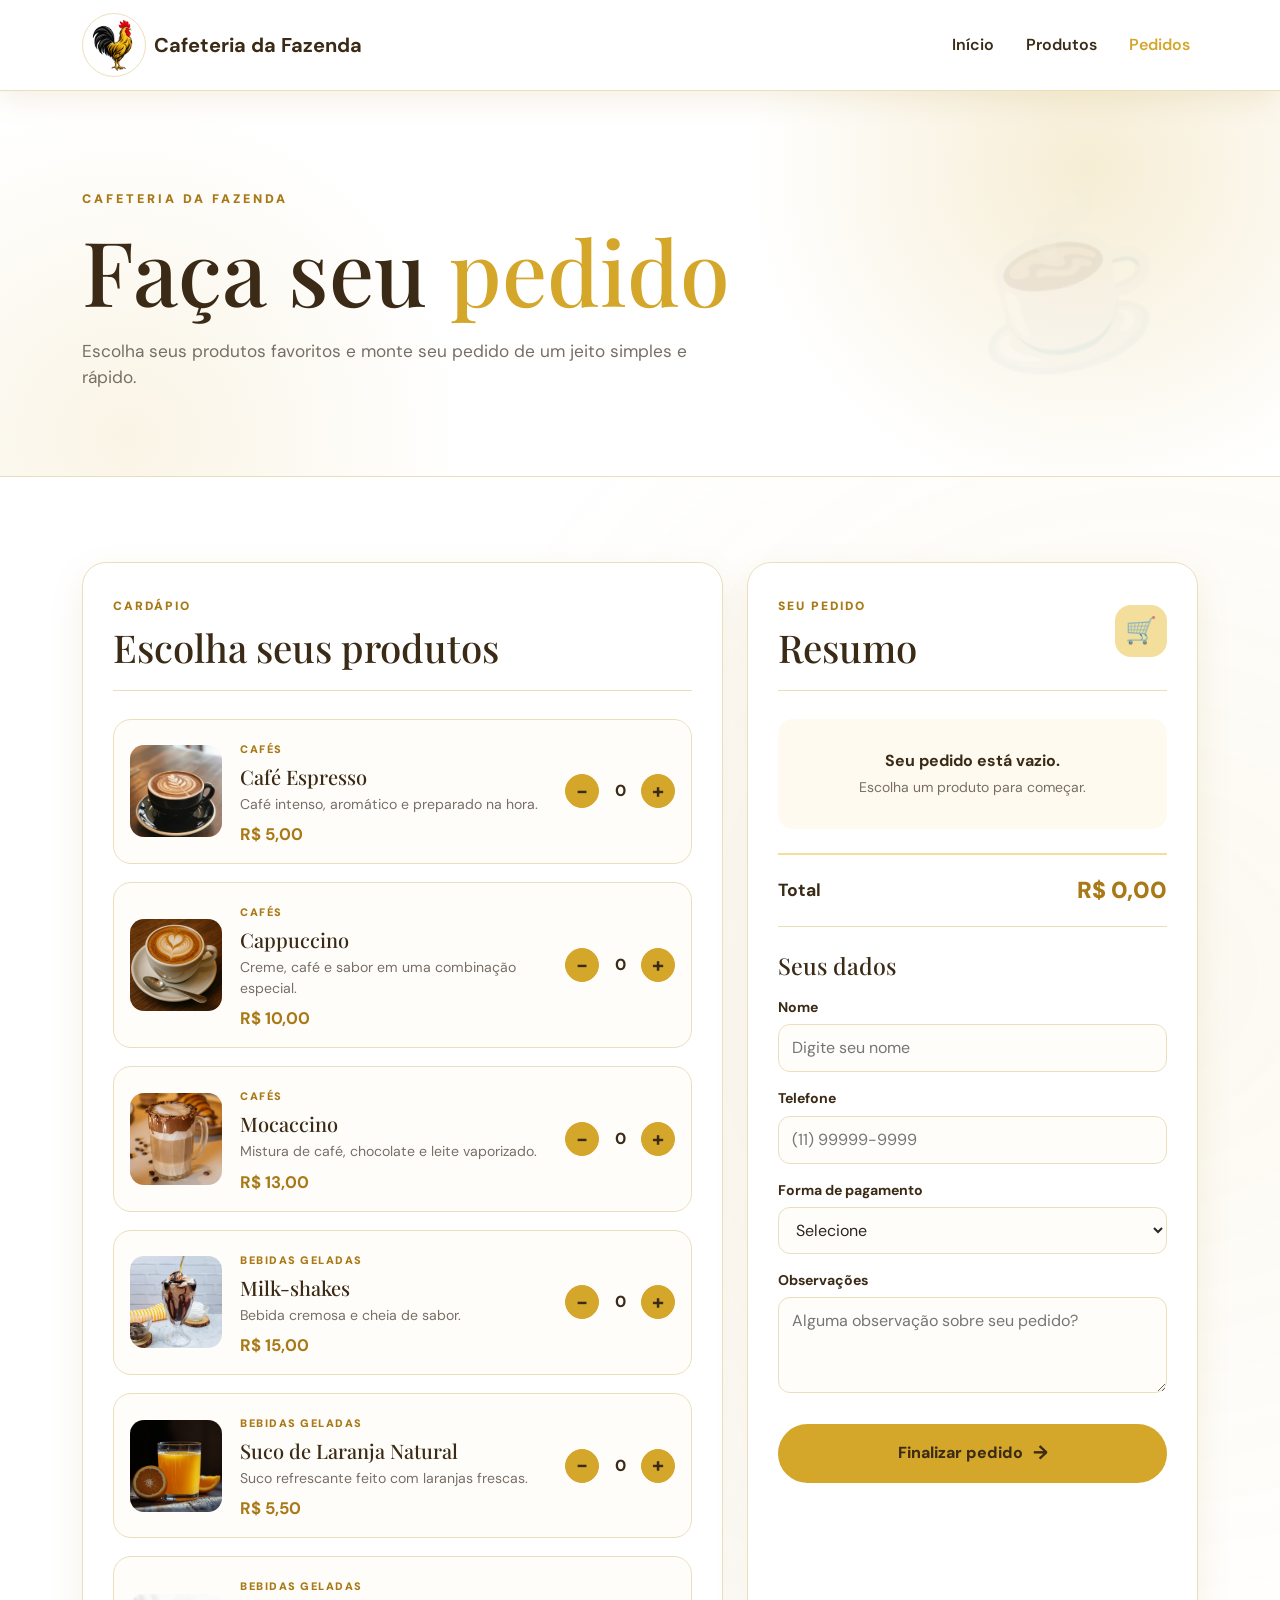
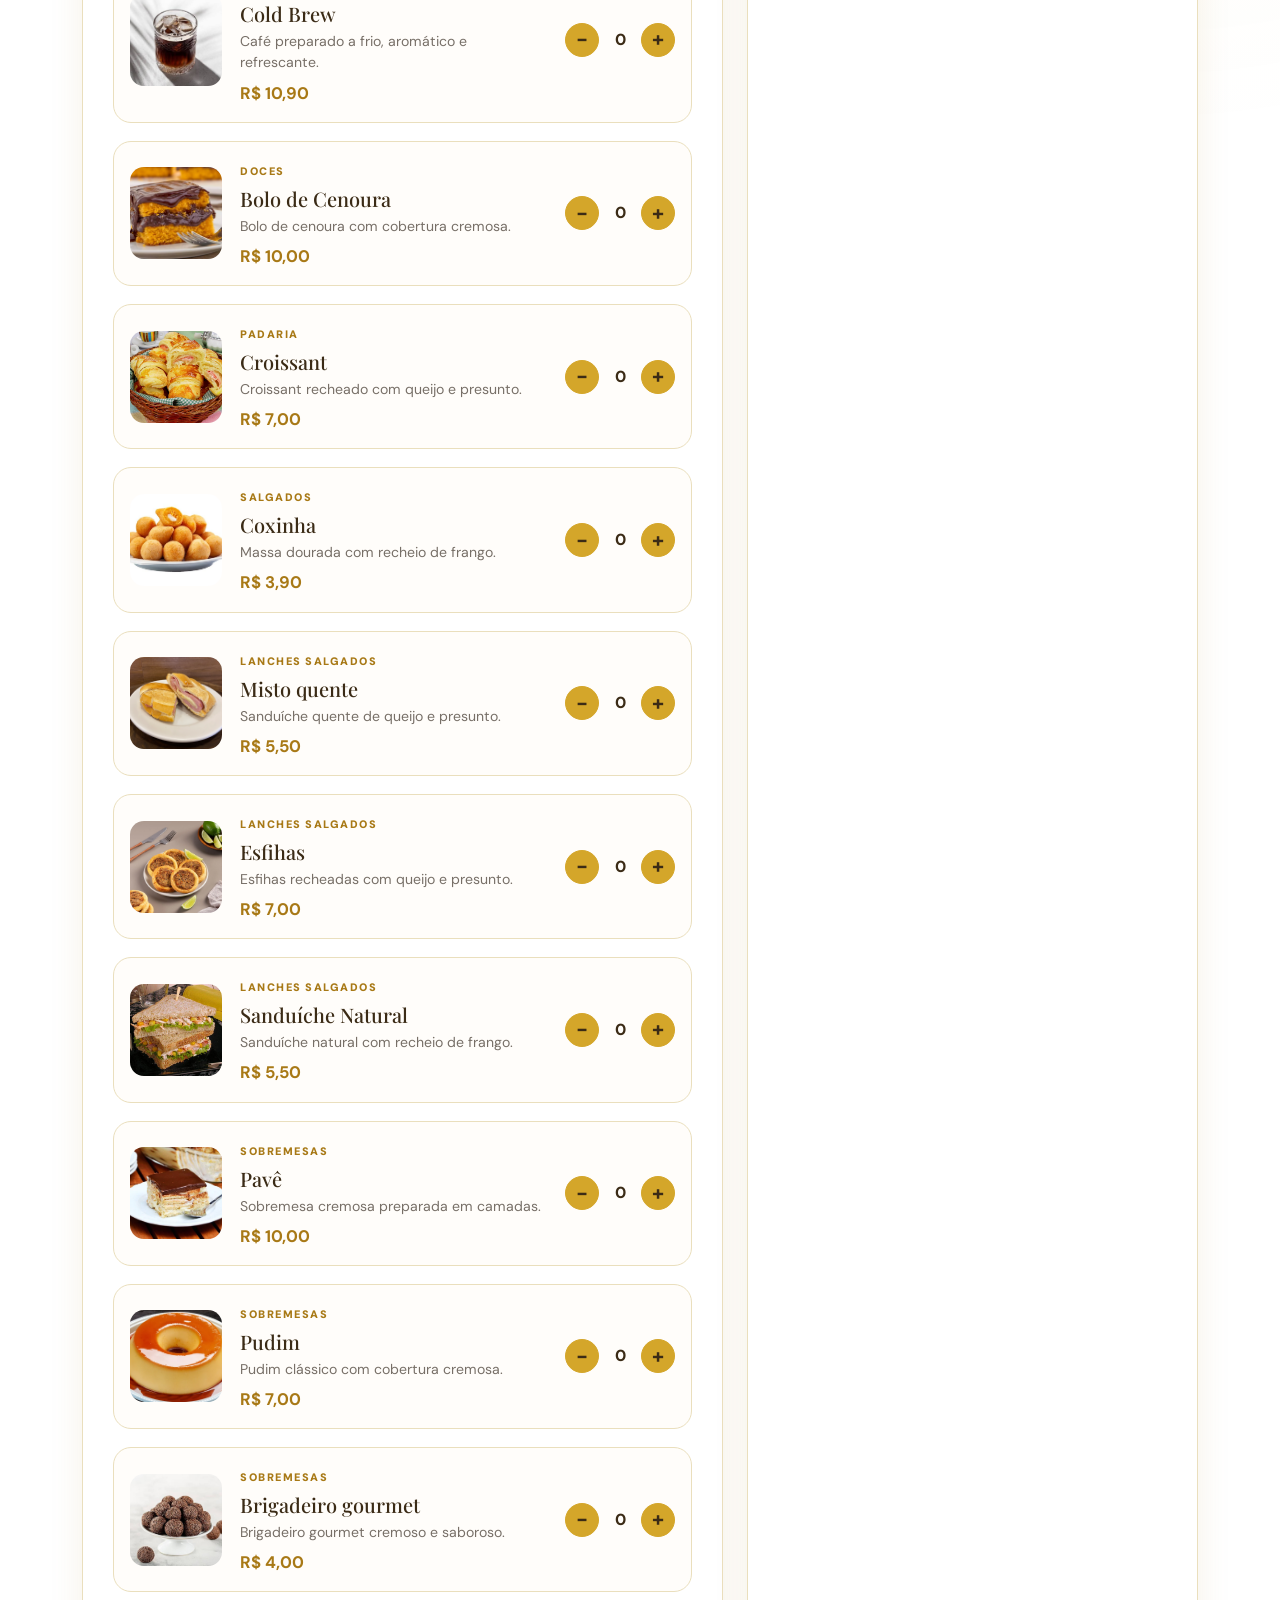
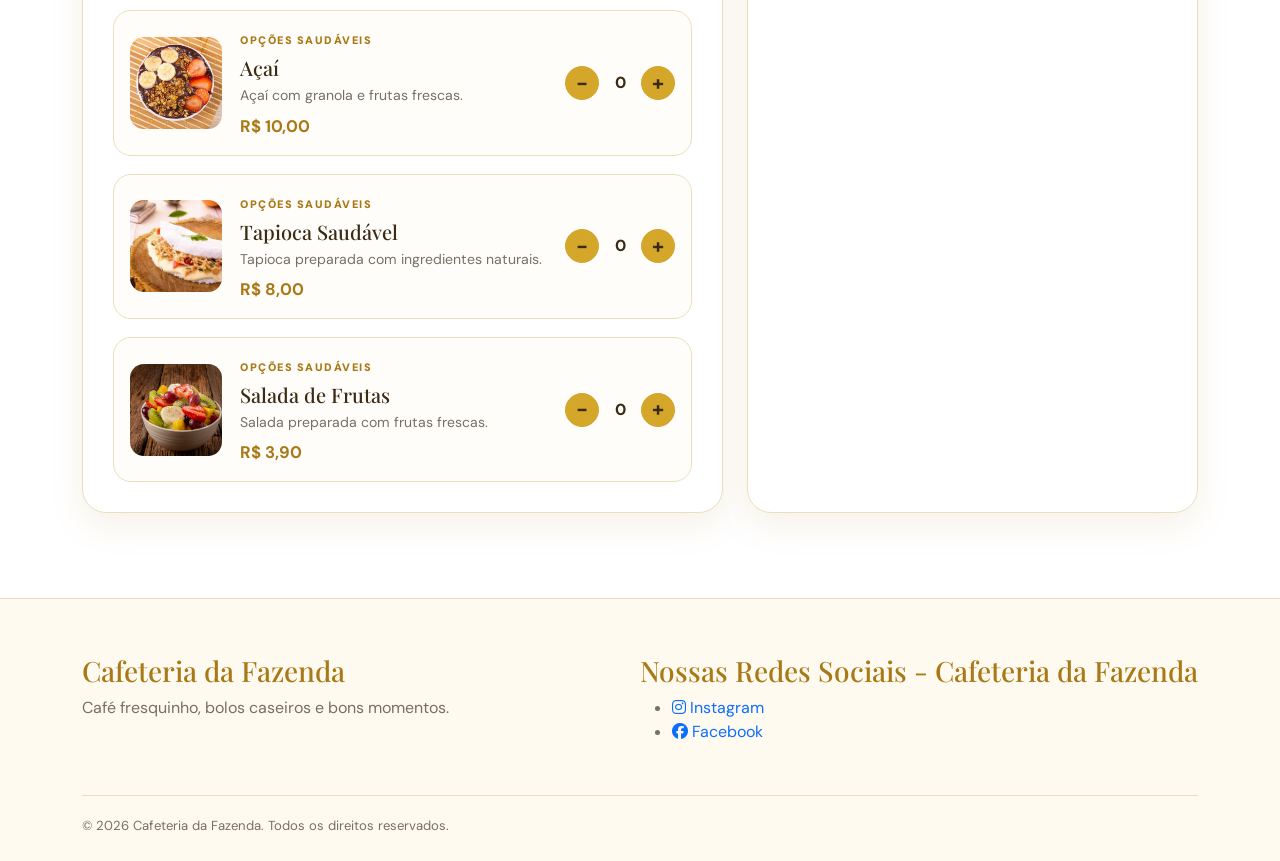
<file: src/main/resources/templates/pedidos.html>
<!DOCTYPE html>
<html lang="pt-BR">

<head>
    <meta charset="UTF-8">
    <meta name="viewport" content="width=device-width, initial-scale=1.0">

    <title>Pedidos | Cafeteria da Fazenda</title>
    <meta name="description" content="Faça seu pedido na Cafeteria da Fazenda.">

    <link href="https://cdn.jsdelivr.net/npm/bootstrap@5.3.8/dist/css/bootstrap.min.css" rel="stylesheet">

    <link rel="stylesheet" href="../static/css/pedidos.css">
</head>

<body>

    <!-- CABEÇALHO -->
    <header class="site-header">
        <nav class="navbar navbar-expand-lg navbar-dark">
            <div class="container">

                <a class="navbar-brand d-flex align-items-center gap-2" href="../index.html">
                    <img src="../static/img/logo.png" alt="Logo Cafeteria da Fazenda" class="brand-logo">
                    <span>Cafeteria da Fazenda</span>
                </a>

                <button class="navbar-toggler" type="button" data-bs-toggle="collapse" data-bs-target="#menuPrincipal"
                    aria-label="Abrir menu">
                    <span class="navbar-toggler-icon"></span>
                </button>

                <div class="collapse navbar-collapse" id="menuPrincipal">
                    <ul class="navbar-nav ms-auto align-items-lg-center gap-lg-3">
                        <li class="nav-item">
                            <a class="nav-link" href="../index.html">Início</a>
                        </li>

                        <li class="nav-item">
                            <a class="nav-link" href="produtos.html">Produtos</a>
                        </li>

                        <li class="nav-item">
                            <a class="nav-link active" href="pedidos.html">Pedidos</a>
                        </li>


                    </ul>
                </div>

            </div>
        </nav>
    </header>

    <!-- TÍTULO -->
    <main>
        <section class="orders-hero">
            <div class="container">
                <span class="eyebrow">CAFETERIA DA FAZENDA</span>

                <h1>Faça seu <span>pedido</span></h1>

                <p>
                    Escolha seus produtos favoritos e monte seu pedido
                    de um jeito simples e rápido.
                </p>
            </div>
        </section>

        <!-- ÁREA DE PEDIDOS -->
        <section class="orders-section">
            <div class="container">
                <div class="row g-4">

                    <!-- CARDÁPIO -->
                    <div class="col-lg-7">
                        <div class="order-card">

                            <div class="order-heading">
                                <div>
                                    <span class="section-label">CARDÁPIO</span>
                                    <h2>Escolha seus produtos</h2>
                                </div>
                            </div>

                            <div class="products-list">

                                <!-- 1. CAFÉ ESPRESSO -->
                                <div class="order-product" data-name="Café Espresso" data-price="5.00">

                                    <img src="../static/img/cafe.png" alt="Café Espresso">

                                    <div class="product-details">
                                        <span>CAFÉS</span>
                                        <h3>Café Espresso</h3>
                                        <p>Café intenso, aromático e preparado na hora.</p>
                                        <strong>R$ 5,00</strong>
                                    </div>

                                    <div class="quantity">
                                        <button type="button" class="minus">−</button>
                                        <span class="quantity-value">0</span>
                                        <button type="button" class="plus">+</button>
                                    </div>
                                </div>

                                <!-- 2. CAPPUCCINO -->
                                <div class="order-product" data-name="Cappuccino" data-price="10.00">

                                    <img src="../static/img/cappucino.png" alt="Cappuccino">

                                    <div class="product-details">
                                        <span>CAFÉS</span>
                                        <h3>Cappuccino</h3>
                                        <p>Creme, café e sabor em uma combinação especial.</p>
                                        <strong>R$ 10,00</strong>
                                    </div>

                                    <div class="quantity">
                                        <button type="button" class="minus">−</button>
                                        <span class="quantity-value">0</span>
                                        <button type="button" class="plus">+</button>
                                    </div>
                                </div>

                                <!-- 3. MOCACCINO -->
                                <div class="order-product" data-name="Mocaccino" data-price="13.00">

                                    <img src="../static/img/Mocaccino.png" alt="Mocaccino">

                                    <div class="product-details">
                                        <span>CAFÉS</span>
                                        <h3>Mocaccino</h3>
                                        <p>Mistura de café, chocolate e leite vaporizado.</p>
                                        <strong>R$ 13,00</strong>
                                    </div>

                                    <div class="quantity">
                                        <button type="button" class="minus">−</button>
                                        <span class="quantity-value">0</span>
                                        <button type="button" class="plus">+</button>
                                    </div>
                                </div>

                                <!-- 4. MILK-SHAKES -->
                                <div class="order-product" data-name="Milk-shakes" data-price="15.00">

                                    <img src="../static/img/Milk-shakes.png" alt="Milk-shakes">

                                    <div class="product-details">
                                        <span>BEBIDAS GELADAS</span>
                                        <h3>Milk-shakes</h3>
                                        <p>Bebida cremosa e cheia de sabor.</p>
                                        <strong>R$ 15,00</strong>
                                    </div>

                                    <div class="quantity">
                                        <button type="button" class="minus">−</button>
                                        <span class="quantity-value">0</span>
                                        <button type="button" class="plus">+</button>
                                    </div>
                                </div>

                                <!-- 5. SUCO DE LARANJA -->
                                <div class="order-product" data-name="Suco de Laranja Natural" data-price="5.50">

                                    <img src="../static/img/laranja.png" alt="Suco de Laranja Natural">

                                    <div class="product-details">
                                        <span>BEBIDAS GELADAS</span>
                                        <h3>Suco de Laranja Natural</h3>
                                        <p>Suco refrescante feito com laranjas frescas.</p>
                                        <strong>R$ 5,50</strong>
                                    </div>

                                    <div class="quantity">
                                        <button type="button" class="minus">−</button>
                                        <span class="quantity-value">0</span>
                                        <button type="button" class="plus">+</button>
                                    </div>
                                </div>

                                <!-- 6. COLD BREW -->
                                <div class="order-product" data-name="Cold Brew" data-price="10.90">

                                    <img src="../static/img/Cold-Brew.png" alt="Cold Brew">

                                    <div class="product-details">
                                        <span>BEBIDAS GELADAS</span>
                                        <h3>Cold Brew</h3>
                                        <p>Café preparado a frio, aromático e refrescante.</p>
                                        <strong>R$ 10,90</strong>
                                    </div>

                                    <div class="quantity">
                                        <button type="button" class="minus">−</button>
                                        <span class="quantity-value">0</span>
                                        <button type="button" class="plus">+</button>
                                    </div>
                                </div>

                                <!-- 7. BOLO DE CENOURA -->
                                <div class="order-product" data-name="Bolo de Cenoura" data-price="10.00">

                                    <img src="../static/img/bolo-cenoura.webp" alt="Bolo de Cenoura">

                                    <div class="product-details">
                                        <span>DOCES</span>
                                        <h3>Bolo de Cenoura</h3>
                                        <p>Bolo de cenoura com cobertura cremosa.</p>
                                        <strong>R$ 10,00</strong>
                                    </div>

                                    <div class="quantity">
                                        <button type="button" class="minus">−</button>
                                        <span class="quantity-value">0</span>
                                        <button type="button" class="plus">+</button>
                                    </div>
                                </div>

                                <!-- 8. CROISSANT -->
                                <div class="order-product" data-name="Croissant" data-price="7.00">

                                    <img src="../static/img/croissant.png" alt="Croissant">

                                    <div class="product-details">
                                        <span>PADARIA</span>
                                        <h3>Croissant</h3>
                                        <p>Croissant recheado com queijo e presunto.</p>
                                        <strong>R$ 7,00</strong>
                                    </div>

                                    <div class="quantity">
                                        <button type="button" class="minus">−</button>
                                        <span class="quantity-value">0</span>
                                        <button type="button" class="plus">+</button>
                                    </div>
                                </div>

                                <!-- 9. COXINHA -->
                                <div class="order-product" data-name="Coxinha" data-price="3.90">

                                    <img src="../static/img/coxinha.png" alt="Coxinha">

                                    <div class="product-details">
                                        <span>SALGADOS</span>
                                        <h3>Coxinha</h3>
                                        <p>Massa dourada com recheio de frango.</p>
                                        <strong>R$ 3,90</strong>
                                    </div>

                                    <div class="quantity">
                                        <button type="button" class="minus">−</button>
                                        <span class="quantity-value">0</span>
                                        <button type="button" class="plus">+</button>
                                    </div>
                                </div>

                                <!-- 10. MISTO QUENTE -->
                                <div class="order-product" data-name="Misto quente" data-price="5.50">

                                    <img src="../static/img/Misto-quente.png" alt="Misto quente">

                                    <div class="product-details">
                                        <span>LANCHES SALGADOS</span>
                                        <h3>Misto quente</h3>
                                        <p>Sanduíche quente de queijo e presunto.</p>
                                        <strong>R$ 5,50</strong>
                                    </div>

                                    <div class="quantity">
                                        <button type="button" class="minus">−</button>
                                        <span class="quantity-value">0</span>
                                        <button type="button" class="plus">+</button>
                                    </div>
                                </div>

                                <!-- 11. ESFIHAS -->
                                <div class="order-product" data-name="Esfihas" data-price="7.00">

                                    <img src="../static/img/Esfirras.png" alt="Esfihas">

                                    <div class="product-details">
                                        <span>LANCHES SALGADOS</span>
                                        <h3>Esfihas</h3>
                                        <p>Esfihas recheadas com queijo e presunto.</p>
                                        <strong>R$ 7,00</strong>
                                    </div>

                                    <div class="quantity">
                                        <button type="button" class="minus">−</button>
                                        <span class="quantity-value">0</span>
                                        <button type="button" class="plus">+</button>
                                    </div>
                                </div>

                                <!-- 12. SANDUÍCHE NATURAL -->
                                <div class="order-product" data-name="Sanduíche Natural" data-price="5.50">

                                    <img src="../static/img/Sanduíches-naturais.png" alt="Sanduíche Natural">

                                    <div class="product-details">
                                        <span>LANCHES SALGADOS</span>
                                        <h3>Sanduíche Natural</h3>
                                        <p>Sanduíche natural com recheio de frango.</p>
                                        <strong>R$ 5,50</strong>
                                    </div>

                                    <div class="quantity">
                                        <button type="button" class="minus">−</button>
                                        <span class="quantity-value">0</span>
                                        <button type="button" class="plus">+</button>
                                    </div>
                                </div>

                                <!-- 13. PAVÊ -->
                                <div class="order-product" data-name="Pavê" data-price="10.00">

                                    <img src="../static/img/Pave.png" alt="Pavê">

                                    <div class="product-details">
                                        <span>SOBREMESAS</span>
                                        <h3>Pavê</h3>
                                        <p>Sobremesa cremosa preparada em camadas.</p>
                                        <strong>R$ 10,00</strong>
                                    </div>

                                    <div class="quantity">
                                        <button type="button" class="minus">−</button>
                                        <span class="quantity-value">0</span>
                                        <button type="button" class="plus">+</button>
                                    </div>
                                </div>

                                <!-- 14. PUDIM -->
                                <div class="order-product" data-name="Pudim" data-price="7.00">

                                    <img src="../static/img/pudim.png" alt="Pudim">

                                    <div class="product-details">
                                        <span>SOBREMESAS</span>
                                        <h3>Pudim</h3>
                                        <p>Pudim clássico com cobertura cremosa.</p>
                                        <strong>R$ 7,00</strong>
                                    </div>

                                    <div class="quantity">
                                        <button type="button" class="minus">−</button>
                                        <span class="quantity-value">0</span>
                                        <button type="button" class="plus">+</button>
                                    </div>
                                </div>

                                <!-- 15. BRIGADEIRO GOURMET -->
                                <div class="order-product" data-name="Brigadeiro gourmet" data-price="4.00">

                                    <img src="../static/img/Brigadeiro-gourmet.png" alt="Brigadeiro gourmet">

                                    <div class="product-details">
                                        <span>SOBREMESAS</span>
                                        <h3>Brigadeiro gourmet</h3>
                                        <p>Brigadeiro gourmet cremoso e saboroso.</p>
                                        <strong>R$ 4,00</strong>
                                    </div>

                                    <div class="quantity">
                                        <button type="button" class="minus">−</button>
                                        <span class="quantity-value">0</span>
                                        <button type="button" class="plus">+</button>
                                    </div>
                                </div>

                                <!-- 16. AÇAÍ -->
                                <div class="order-product" data-name="Açaí" data-price="10.00">

                                    <img src="../static/img/açai.png" alt="Açaí">

                                    <div class="product-details">
                                        <span>OPÇÕES SAUDÁVEIS</span>
                                        <h3>Açaí</h3>
                                        <p>Açaí com granola e frutas frescas.</p>
                                        <strong>R$ 10,00</strong>
                                    </div>

                                    <div class="quantity">
                                        <button type="button" class="minus">−</button>
                                        <span class="quantity-value">0</span>
                                        <button type="button" class="plus">+</button>
                                    </div>
                                </div>

                                <!-- 17. TAPIOCA SAUDÁVEL -->
                                <div class="order-product" data-name="Tapioca Saudável" data-price="8.00">

                                    <img src="../static/img/tapioca-saudavel.png" alt="Tapioca Saudável">

                                    <div class="product-details">
                                        <span>OPÇÕES SAUDÁVEIS</span>
                                        <h3>Tapioca Saudável</h3>
                                        <p>Tapioca preparada com ingredientes naturais.</p>
                                        <strong>R$ 8,00</strong>
                                    </div>

                                    <div class="quantity">
                                        <button type="button" class="minus">−</button>
                                        <span class="quantity-value">0</span>
                                        <button type="button" class="plus">+</button>
                                    </div>
                                </div>

                                <!-- 18. SALADA DE FRUTAS -->
                                <div class="order-product" data-name="Salada de Frutas" data-price="3.90">

                                    <img src="../static/img/salada-de-frutas.png" alt="Salada de Frutas">

                                    <div class="product-details">
                                        <span>OPÇÕES SAUDÁVEIS</span>
                                        <h3>Salada de Frutas</h3>
                                        <p>Salada preparada com frutas frescas.</p>
                                        <strong>R$ 3,90</strong>
                                    </div>

                                    <div class="quantity">
                                        <button type="button" class="minus">−</button>
                                        <span class="quantity-value">0</span>
                                        <button type="button" class="plus">+</button>
                                    </div>
                                </div>

                            </div>
                        </div>
                    </div>

                    <!-- RESUMO DO PEDIDO -->
                    <div class="col-lg-5">
                        <div class="summary-card">

                            <div class="summary-header">
                                <div>
                                    <span class="section-label">SEU PEDIDO</span>
                                    <h2>Resumo</h2>
                                </div>

                                <span class="summary-icon">🛒</span>
                            </div>

                            <div id="cartItems" class="cart-items">
                                <div class="empty-cart">
                                    <p>Seu pedido está vazio.</p>
                                    <small>Escolha um produto para começar.</small>
                                </div>
                            </div>

                            <div class="summary-total">
                                <span>Total</span>
                                <strong id="total">R$ 0,00</strong>
                            </div>

                            <!-- DADOS DO CLIENTE -->
                            <div class="customer-form">
                                <h3>Seus dados</h3>

                                <div class="form-group">
                                    <label for="nome">Nome</label>
                                    <input type="text" id="nome" placeholder="Digite seu nome" required>
                                </div>

                                <div class="form-group">
                                    <label for="telefone">Telefone</label>
                                    <input type="tel" id="telefone" placeholder="(11) 99999-9999" required>
                                </div>

                                <div class="form-group">
                                    <label for="pagamento">Forma de pagamento</label>

                                    <select id="pagamento" required>
                                        <option value="">Selecione</option>
                                        <option value="Pix">Pix</option>
                                        <option value="Cartão">Cartão</option>
                                        <option value="Dinheiro">Dinheiro</option>
                                    </select>
                                </div>

                                <div class="form-group">
                                    <label for="observacoes">Observações</label>

                                    <textarea id="observacoes" rows="3"
                                        placeholder="Alguma observação sobre seu pedido?"></textarea>
                                </div>

                                <button type="button" class="finish-order" id="finalizarPedido">
                                    Finalizar pedido <span>→</span>
                                </button>

                                <div id="orderMessage" class="order-message" role="status" aria-live="polite"></div>
                            </div>

                        </div>
                    </div>

                </div>
            </div>
        </section>
    </main>

    <!-- RODAPÉ -->
    <footer class="site-footer">

        <div class="container">

            <div class="footer-content">

                <div>

                    <h3>
                        Cafeteria da Fazenda
                    </h3>

                    <p>
                        Café fresquinho, bolos caseiros
                        e bons momentos.
                    </p>

                </div>

                <div>

                    <!-- Adicione isso no <head> do seu HTML -->
                    <link rel="stylesheet"
                        href="https://cdnjs.cloudflare.com/ajax/libs/font-awesome/6.4.0/css/all.min.css">

                    <!-- Redes sociais -->
                    <h3>Nossas Redes Sociais - Cafeteria da Fazenda</h3>
                    <ul class="social-links">
                        <li>
                            <a href="https://www.instagram.com/cafeteriadafazenda/" target="_blank"
                                rel="noopener noreferrer">
                                <i class="fab fa-instagram"></i> Instagram
                            </a>
                        </li>

                        <li>
                            <a href="https://www.facebook.com/cafeteriadafazenda" target="_blank"
                                rel="noopener noreferrer">
                                <i class="fab fa-facebook"></i> Facebook
                            </a>
                        </li>
                    </ul>
                </div>

            </div>

            <div class="footer-bottom">
                © 2026 Cafeteria da Fazenda.
                Todos os direitos reservados.
            </div>

        </div>

    </footer>

    <script src="https://cdn.jsdelivr.net/npm/bootstrap@5.3.8/dist/js/bootstrap.bundle.min.js"></script>

</body>

</html>
</file>
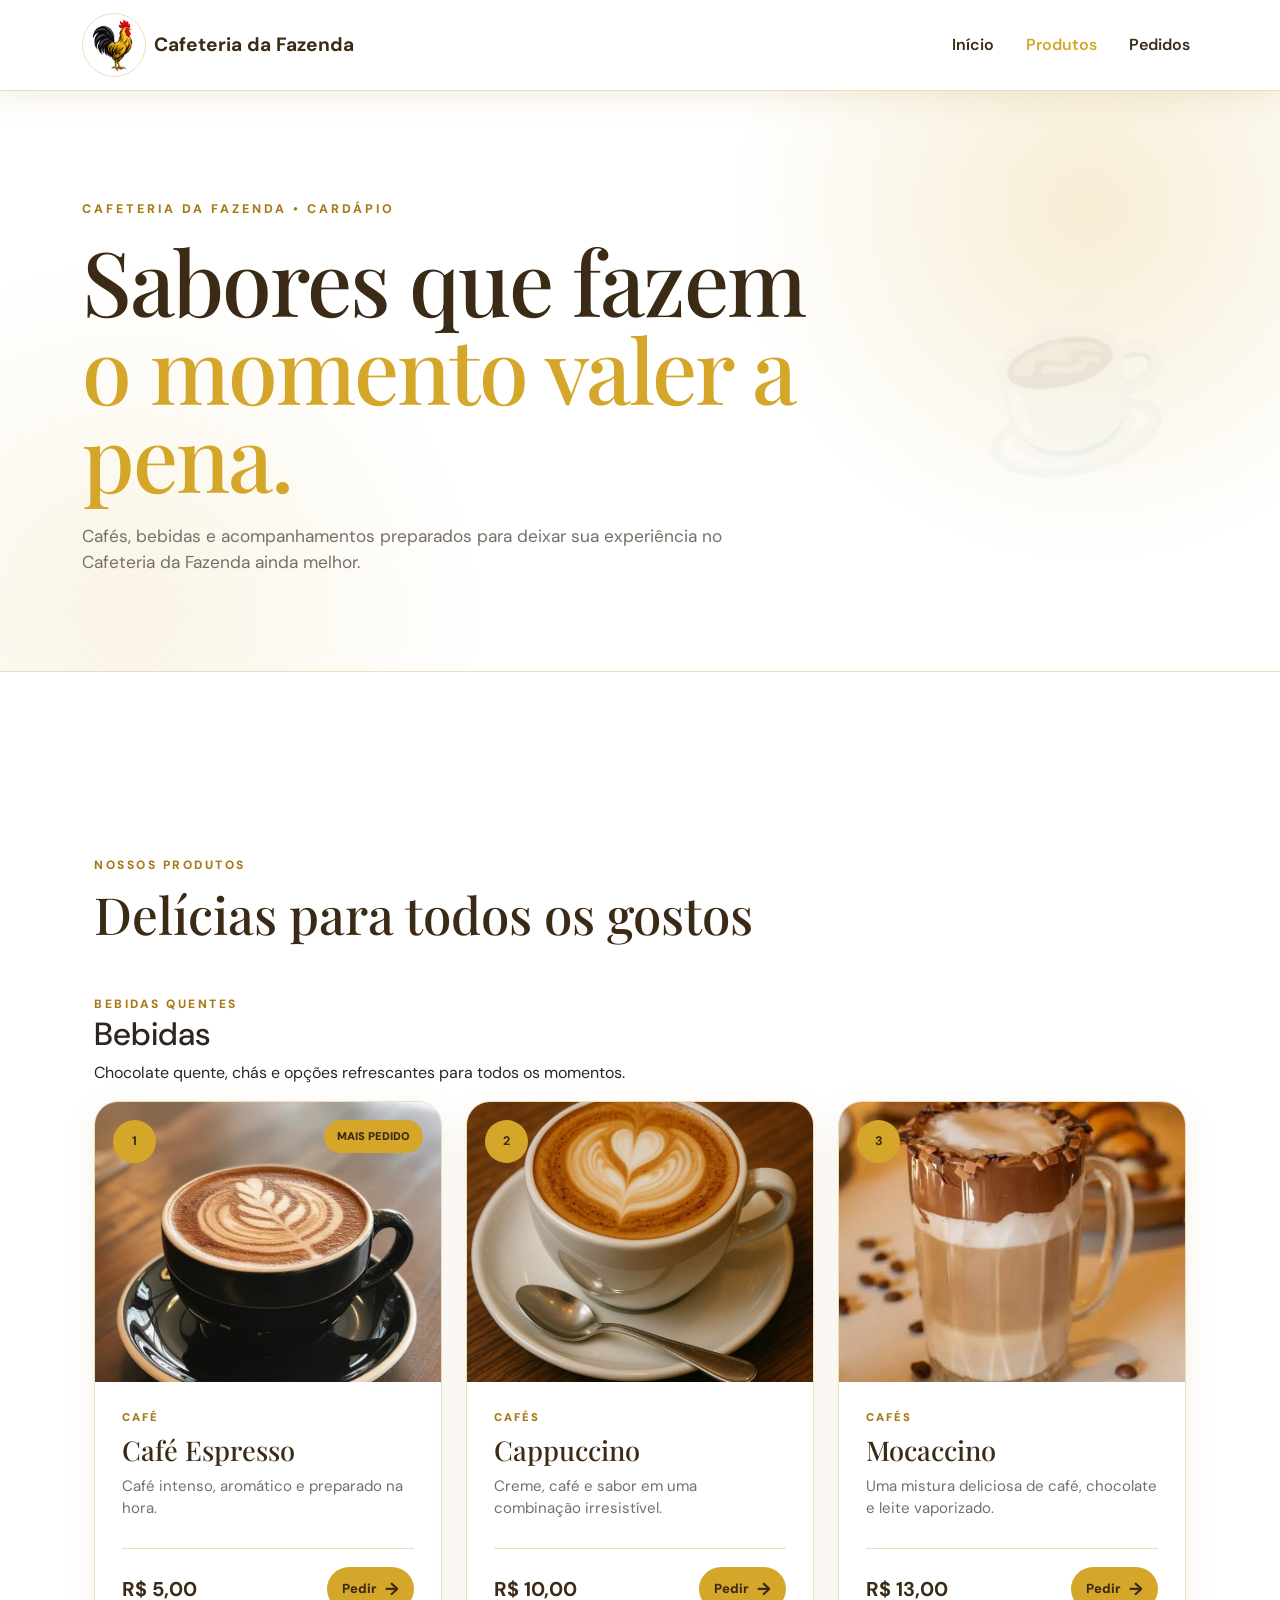
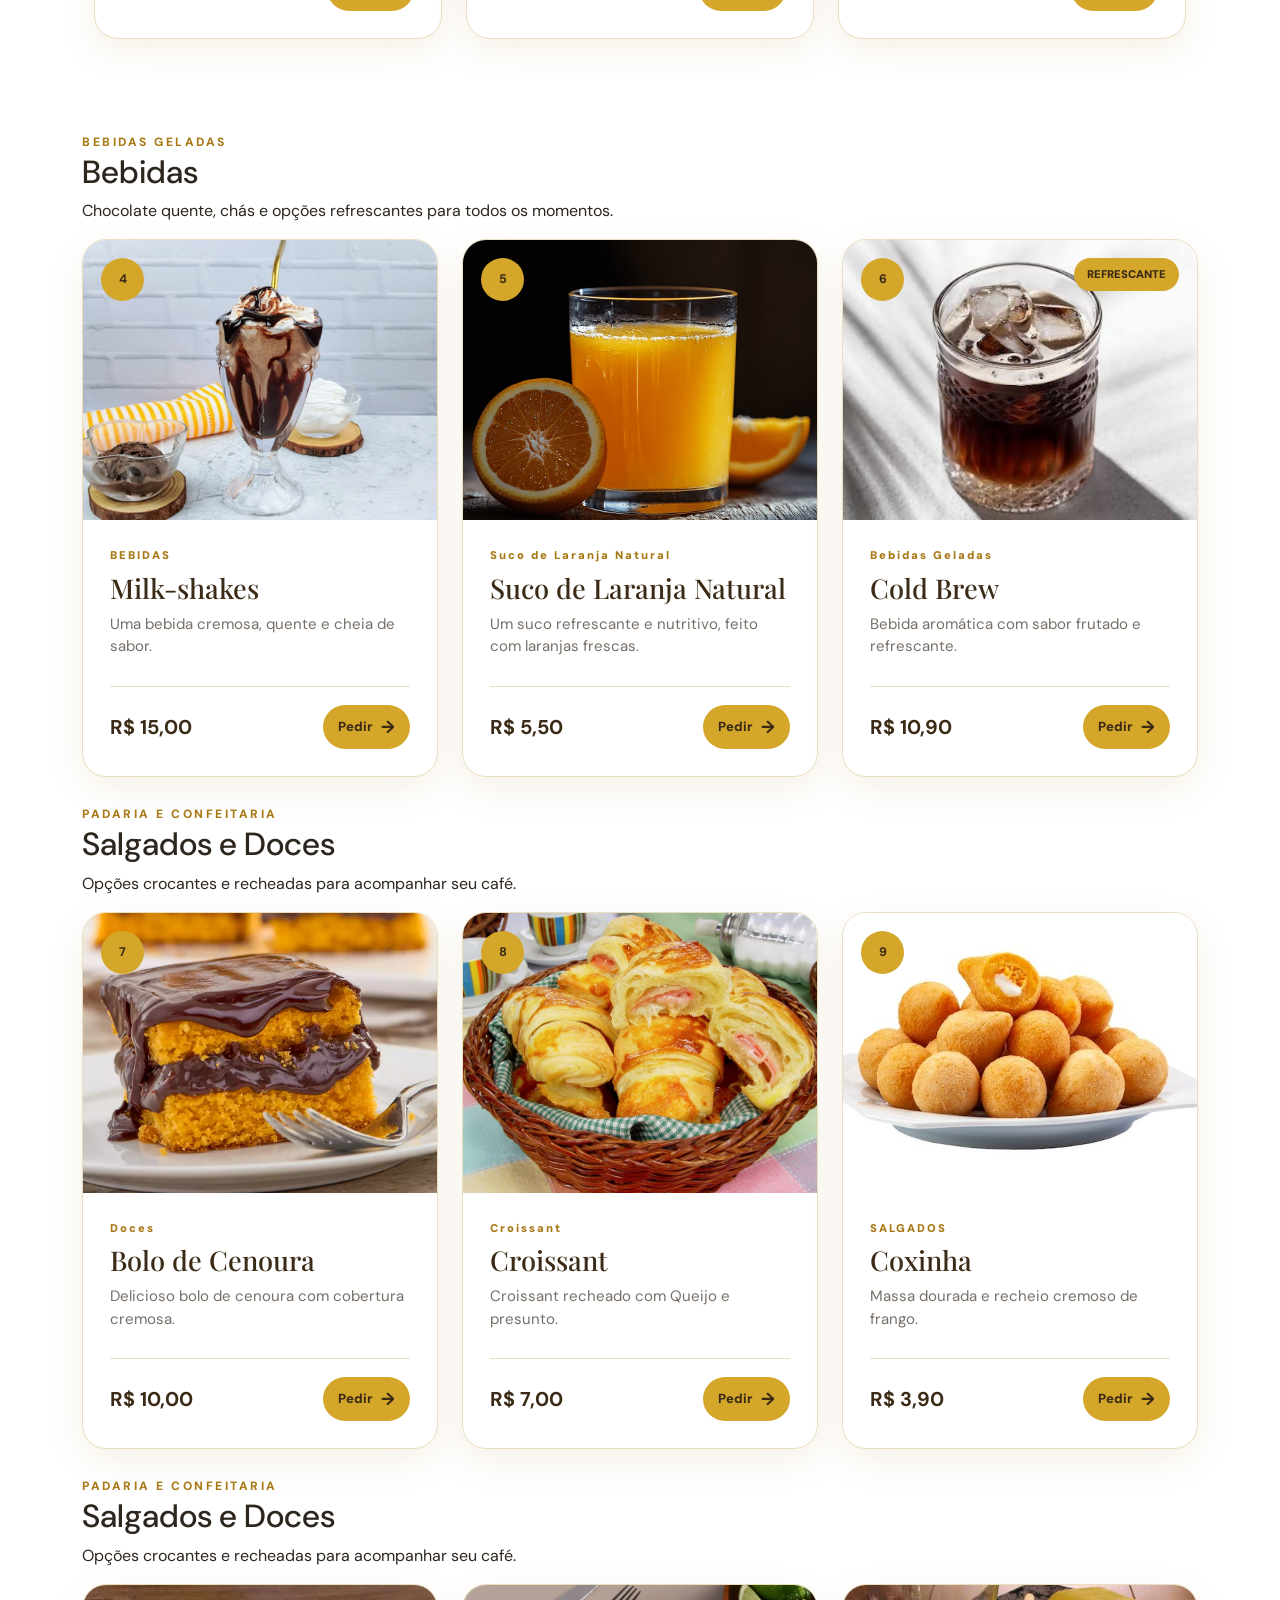
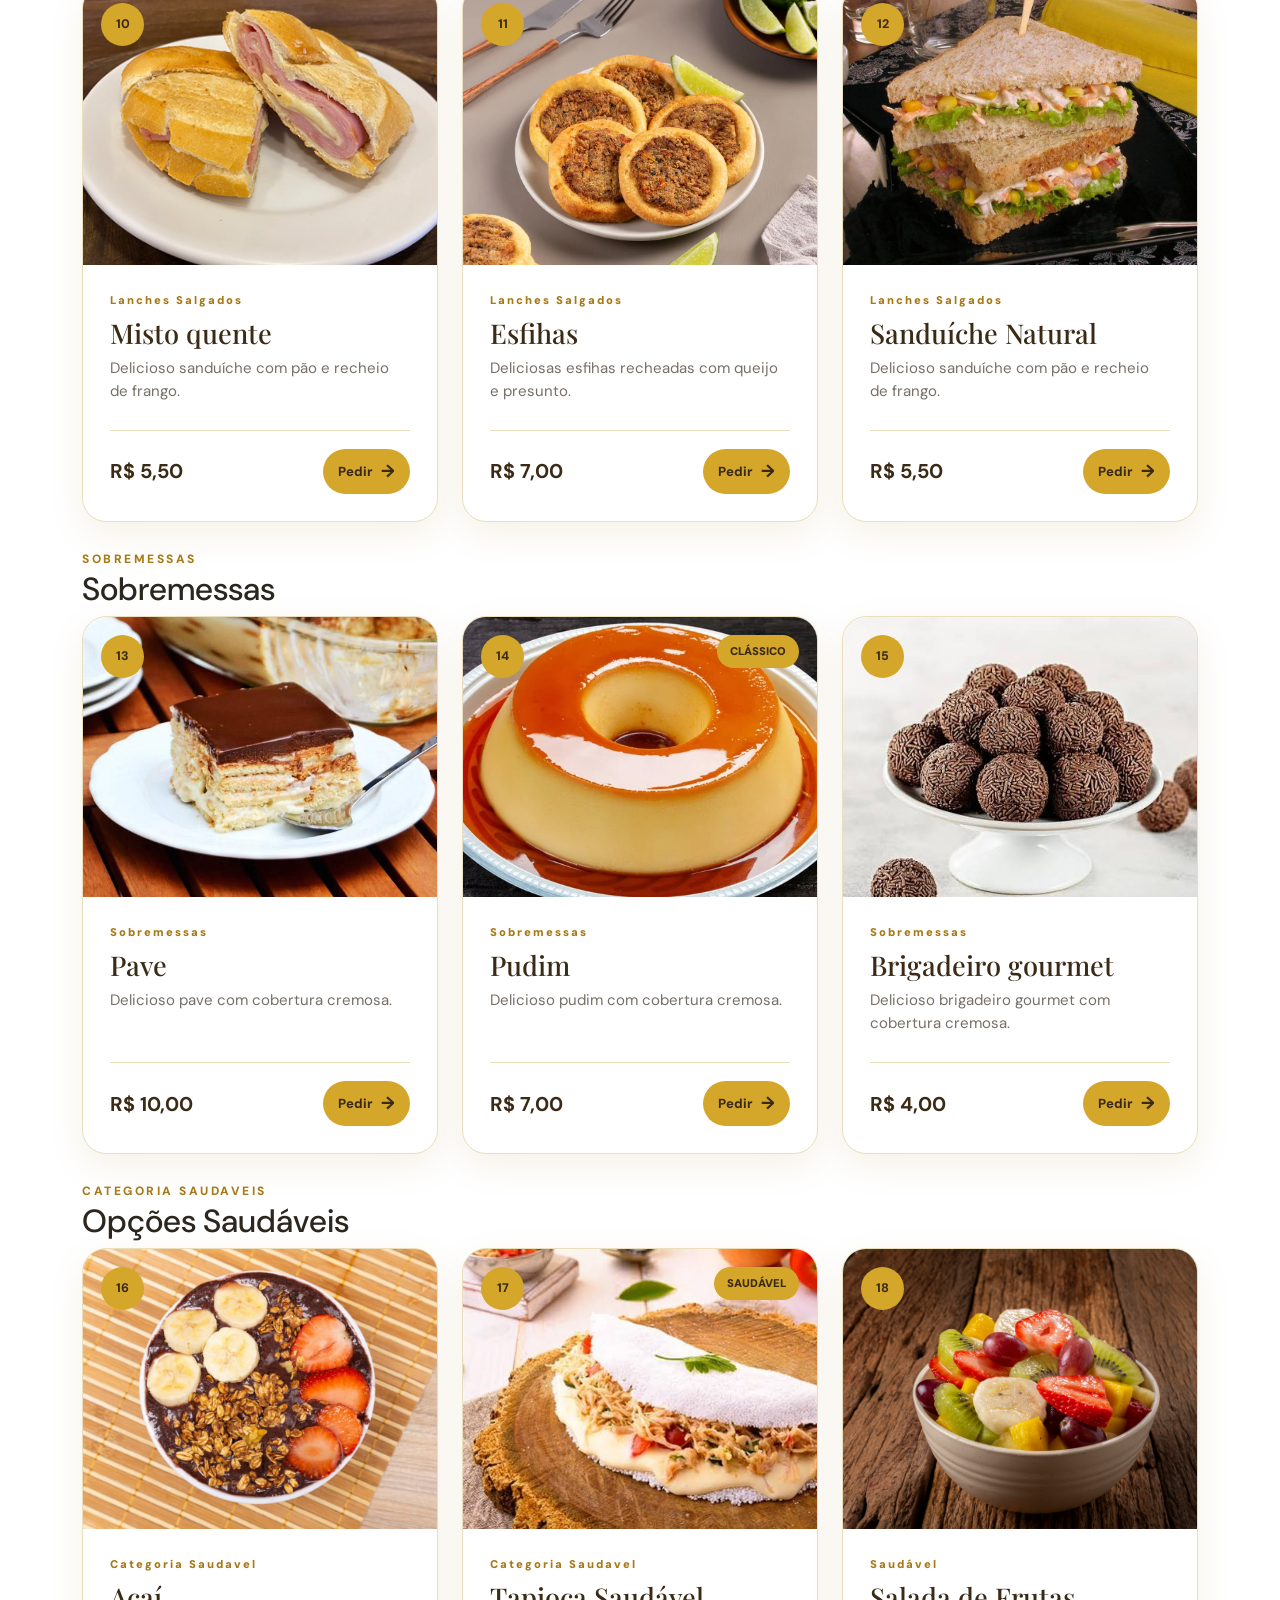
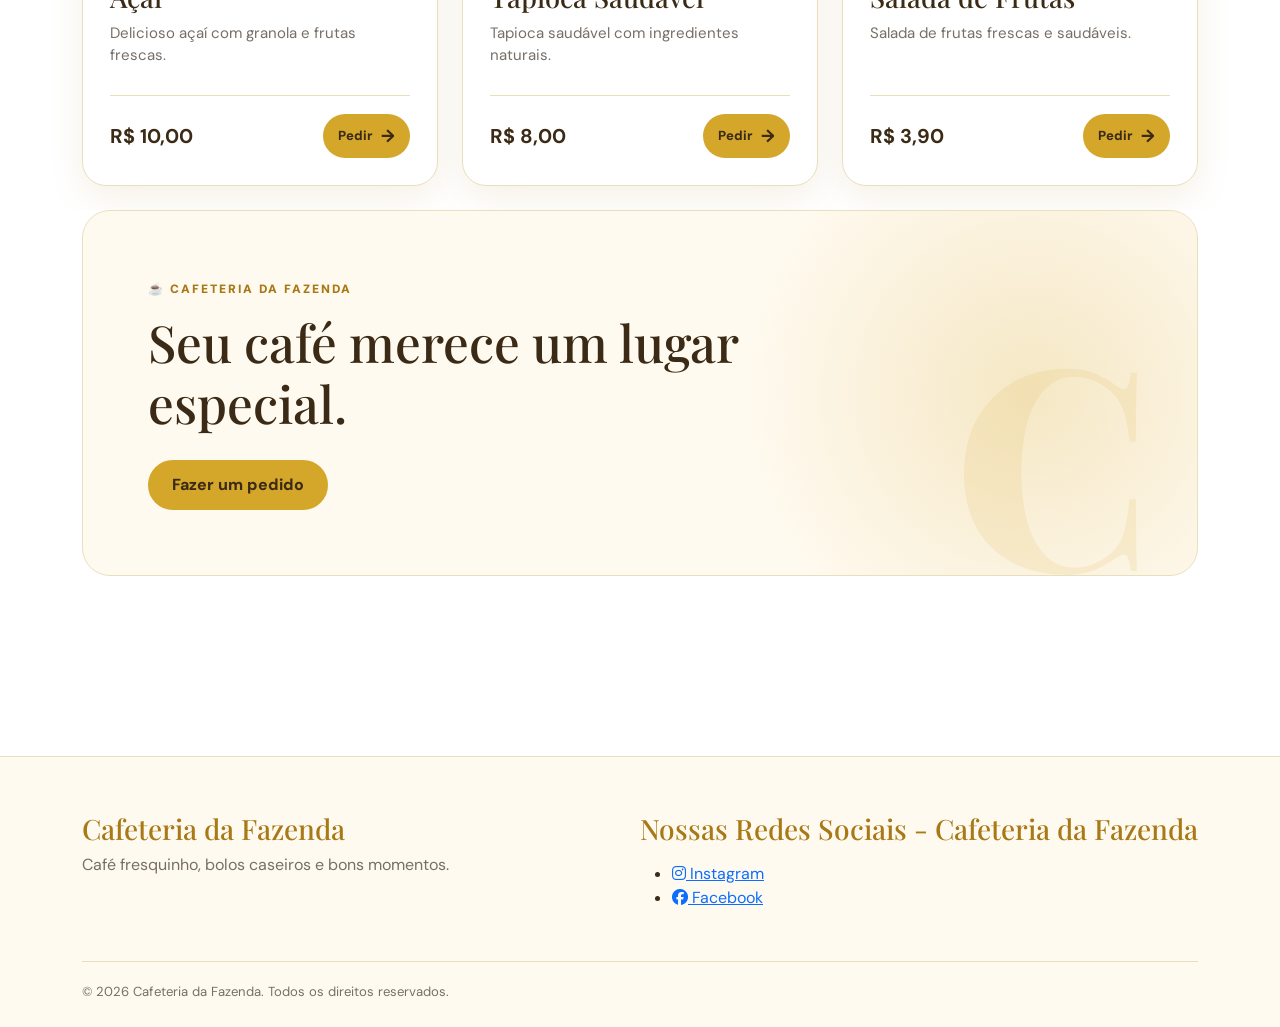
<file: src/main/resources/templates/produtos.html>
<!DOCTYPE html>
<html lang="pt-BR">

<head>
    <meta charset="UTF-8">
    <meta name="viewport" content="width=device-width, initial-scale=1.0">

    <title>Produtos | Cafeteria da Fazenda</title>
    <meta name="description" content="Conheça os produtos e sabores especiais da Cafeteria da Fazenda.">

    <link href="https://cdn.jsdelivr.net/npm/bootstrap@5.3.8/dist/css/bootstrap.min.css" rel="stylesheet">
    <link rel="stylesheet" href="../static/css/produtos.css">
</head>

<body>

    <header class="site-header">
        <nav class="navbar navbar-expand-lg navbar-dark">
            <div class="container">

                <a class="navbar-brand d-flex align-items-center gap-2" href="../index.html">
                    <img src="../static/img/logo.png" alt="Logo Cafeteria da Fazenda" class="brand-logo">
                    <span>Cafeteria da Fazenda</span>
                </a>

                <button class="navbar-toggler" type="button" data-bs-toggle="collapse" data-bs-target="#menuPrincipal"
                    aria-label="Abrir menu">
                    <span class="navbar-toggler-icon"></span>
                </button>

                <div class="collapse navbar-collapse" id="menuPrincipal">
                    <ul class="navbar-nav ms-auto align-items-lg-center gap-lg-3">
                        <li class="nav-item">
                            <a class="nav-link" href="../index.html">Início</a>
                        </li>
                        <li class="nav-item">
                            <a class="nav-link active" href="produtos.html">Produtos</a>
                        </li>
                        <li class="nav-item">
                            <a class="nav-link" href="pedidos.html">Pedidos</a>
                        </li>
                    </ul>
                </div>

            </div>
        </nav>
    </header>

    <main>

        <section class="products-hero">
            <div class="container">
                <span class="eyebrow">CAFETERIA DA FAZENDA • CARDÁPIO</span>
                <h1>Sabores que fazem<br><span>o momento valer a pena.</span></h1>
                <p>
                    Cafés, bebidas e acompanhamentos preparados para deixar
                    sua experiência no Cafeteria da Fazenda ainda melhor.
                </p>
            </div>
        </section>

        <section class="products-section">
            <div class="container">

                <section class="products-section">
                    <div class="container">

                        <div class="section-heading">
                            <div>
                                <span class="section-label">Nossos produtos</span>
                                <h2>Delícias para todos os gostos</h2>
                            </div>
                        </div>


                        

            <!-- =========================
                Bebidas Quentes        
            ========================== -->

                        <section class="menu-category">
                            <div class="category-heading">
                                <div>
                                    <span class="section-label">Bebidas Quentes</span>
                                    <h2>Bebidas</h2>
                                </div>
                                <p>
                                    Chocolate quente, chás e opções refrescantes
                                    para todos os momentos.
                                </p>
                            </div>

                            <div class="row g-4">

                                <!-- 01 - CAFÉ ESPRESSO -->
                                <div class="col-sm-6 col-xl-4">
                                    <article class="product-card">
                                        <div class="product-image">
                                            <img src="../static/img/cafe.png" alt="Café Espresso">
                                            <span class="product-number">1</span>
                                            <span class="product-tag">Mais pedido</span>
                                        </div>

                                        <div class="product-info">
                                            <span class="category">CAFÉ</span>
                                            <h3>Café Espresso</h3>
                                            <p>Café intenso, aromático e preparado na hora.</p>

                                            <div class="product-bottom">
                                                <strong>R$ 5,00</strong>
                                                <a href="pedidos.html" class="order-btn">
                                                    Pedir <span>→</span>
                                                </a>
                                            </div>
                                        </div>
                                    </article>
                                </div>

                                <!-- 02 - CAPPUCCINO -->
                                <div class="col-sm-6 col-xl-4">
                                    <article class="product-card">
                                        <div class="product-image">
                                            <img src="../static/img/cappucino.png" alt="Cappuccino Cremoso">
                                            <span class="product-number">2</span>
                                        </div>

                                        <div class="product-info">
                                            <span class="category">CAFÉS</span>
                                            <h3>Cappuccino</h3>
                                            <p>Creme, café e sabor em uma combinação irresistível.</p>

                                            <div class="product-bottom">
                                                <strong>R$ 10,00</strong>
                                                <a href="pedidos.html" class="order-btn">
                                                    Pedir <span>→</span>
                                                </a>
                                            </div>
                                        </div>
                                    </article>
                                </div>



                                <!-- 02 - MOCACCINO -->
                                <div class="col-sm-6 col-xl-4">
                                    <article class="product-card">
                                        <div class="product-image">
                                            <img src="../static/img/Mocaccino.png" alt="Mocaccino">
                                            <span class="product-number">3</span>
                                        </div>

                                        <div class="product-info">
                                            <span class="category">CAFÉS</span>
                                            <h3>Mocaccino</h3>
                                            <p>Uma mistura deliciosa de café, chocolate e leite vaporizado.</p>

                                            <div class="product-bottom">
                                                <strong>R$ 13,00</strong>
                                                <a href="pedidos.html" class="order-btn">
                                                    Pedir <span>→</span>
                                                </a>
                                            </div>
                                        </div>
                                    </article>
                                </div>

                            </div>
                        </section>



                    </div>
                </section>

                <!-- =========================
             Bebidas Geladas
        ========================== -->

                <section class="menu-category">
                    <div class="category-heading">
                        <div>
                            <span class="section-label">Bebidas Geladas</span>
                            <h2>Bebidas</h2>
                        </div>
                        <p>
                            Chocolate quente, chás e opções refrescantes
                            para todos os momentos.
                        </p>
                    </div>

                    <div class="row g-4">

                        <!-- 04 - CHOCOLATE QUENTE -->
                        <div class="col-sm-6 col-xl-4">
                            <article class="product-card">
                                <div class="product-image">
                                    <img src="../static/img/Milk-shakes.png" alt="Milk-shakes">
                                    <span class="product-number">4</span>
                                </div>

                                <div class="product-info">
                                    <span class="category">BEBIDAS</span>
                                    <h3>Milk-shakes</h3>
                                    <p>Uma bebida cremosa, quente e cheia de sabor.</p>

                                    <div class="product-bottom">
                                        <strong>R$ 15,00</strong>
                                        <a href="pedidos.html" class="order-btn">
                                            Pedir <span>→</span>
                                        </a>
                                    </div>
                                </div>
                            </article>
                        </div>

                        <!-- 09 - CHÁ DE JASMIM -->
                        <div class="col-sm-6 col-xl-4">
                            <article class="product-card">
                                <div class="product-image">
                                    <img src="../static/img/laranja.png" alt="Suco de Laranja Natural">
                                    <span class="product-number">5</span>
                                </div>

                                <div class="product-info">
                                    <span class="category">Suco de Laranja Natural</span>
                                    <h3>Suco de Laranja Natural</h3>
                                    <p>Um suco refrescante e nutritivo, feito com laranjas frescas.</p>

                                    <div class="product-bottom">
                                        <strong>R$ 5,50</strong>
                                        <a href="pedidos.html" class="order-btn">
                                            Pedir <span>→</span>
                                        </a>
                                    </div>
                                </div>
                            </article>
                        </div>

                        <!-- 10 - CHÁ DE FRUTAS -->
                        <div class="col-sm-6 col-xl-4">
                            <article class="product-card">
                                <div class="product-image">
                                    <img src="../static/img/Cold-Brew.png" alt="Cold Brew">
                                    <span class="product-number">6</span>
                                    <span class="product-tag">Refrescante</span>
                                </div>

                                <div class="product-info">
                                    <span class="category">Bebidas Geladas</span>
                                    <h3>Cold Brew</h3>
                                    <p>Bebida aromática com sabor frutado e refrescante.</p>

                                    <div class="product-bottom">
                                        <strong>R$ 10,90</strong>
                                        <a href="pedidos.html" class="order-btn">
                                            Pedir <span>→</span>
                                        </a>
                                    </div>
                                </div>
                            </article>
                        </div>


                        <!-- =========================
             Padaria e Confeitaria
        ========================== -->


                        <section class="menu-category">
                            <div class="category-heading">
                                <div>
                                    <span class="section-label">Padaria e Confeitaria</span>
                                    <h2>Salgados e Doces</h2>
                                </div>
                                <p>
                                    Opções crocantes e recheadas para acompanhar
                                    seu café.
                                </p>
                            </div>

                            <div class="row g-4">

                                <!-- 03 - COXINHA -->
                                <div class="col-sm-6 col-xl-4">
                                    <article class="product-card">
                                        <div class="product-image">
                                            <img src="../static/img/bolo-cenoura.webp" alt="Bolo de Cenoura">
                                            <span class="product-number">7</span>
                                        </div>

                                        <div class="product-info">
                                            <span class="category">Doces</span>
                                            <h3>Bolo de Cenoura</h3>
                                            <p>Delicioso bolo de cenoura com cobertura cremosa.</p>

                                            <div class="product-bottom">
                                                <strong>R$ 10,00</strong>
                                                <a href="pedidos.html" class="order-btn">
                                                    Pedir <span>→</span>
                                                </a>
                                            </div>
                                        </div>
                                    </article>
                                </div>

                                <!-- 05 - PÃO DE QUEIJO -->
                                <div class="col-sm-6 col-xl-4">
                                    <article class="product-card">
                                        <div class="product-image">
                                            <img src="../static/img/croissant.png" alt="Pão de Queijo">
                                            <span class="product-number">8</span>
                                        </div>

                                        <div class="product-info">
                                            <span class="category">Croissant</span>
                                            <h3>Croissant</h3>
                                            <p>Croissant recheado com Queijo e presunto.</p>

                                            <div class="product-bottom">
                                                <strong>R$ 7,00</strong>
                                                <a href="pedidos.html" class="order-btn">
                                                    Pedir <span>→</span>
                                                </a>
                                            </div>
                                        </div>
                                    </article>
                                </div>

                                <!-- 06 - EMPADA -->
                                <div class="col-sm-6 col-xl-4">
                                    <article class="product-card">
                                        <div class="product-image">
                                            <img src="../static/img/coxinha.png" alt="Coxinha">
                                            <span class="product-number">9</span>
                                        </div>

                                        <div class="product-info">
                                            <span class="category">SALGADOS</span>
                                            <h3>Coxinha</h3>
                                            <p>Massa dourada e recheio cremoso de frango.</p>

                                            <div class="product-bottom">
                                                <strong>R$ 3,90</strong>
                                                <a href="pedidos.html" class="order-btn">
                                                    Pedir <span>→</span>
                                                </a>
                                            </div>
                                        </div>
                                    </article>
                                </div>





                                <!-- =========================
             Lanches Salgados
        ========================== -->


                                <section class="menu-category">
                                    <div class="category-heading">
                                        <div>
                                            <span class="section-label">Padaria e Confeitaria</span>
                                            <h2>Salgados e Doces</h2>
                                        </div>
                                        <p>
                                            Opções crocantes e recheadas para acompanhar
                                            seu café.
                                        </p>
                                    </div>

                                    <div class="row g-4">

                                        <!-- 03 - MISTO QUENTE -->
                                        <div class="col-sm-6 col-xl-4">
                                            <article class="product-card">
                                                <div class="product-image">
                                                    <img src="../static/img/Misto-quente.png" alt="Misto quente">
                                                    <span class="product-number">10</span>
                                                </div>

                                                <div class="product-info">
                                                    <span class="category">Lanches Salgados</span>
                                                    <h3>Misto quente</h3>
                                                    <p>Delicioso sanduíche com pão e recheio de frango.</p>

                                                    <div class="product-bottom">
                                                        <strong>R$ 5,50</strong>
                                                        <a href="pedidos.html" class="order-btn">
                                                            Pedir <span>→</span>
                                                        </a>
                                                    </div>
                                                </div>
                                            </article>
                                        </div>

                                        <!-- 05 - Esfihas -->
                                        <div class="col-sm-6 col-xl-4">
                                            <article class="product-card">
                                                <div class="product-image">
                                                    <img src="../static/img/Esfirras.png" alt="Esfihas">
                                                    <span class="product-number">11</span>
                                                </div>

                                                <div class="product-info">
                                                    <span class="category">Lanches Salgados</span>
                                                    <h3>Esfihas</h3>
                                                    <p>Deliciosas esfihas recheadas com queijo e presunto.</p>

                                                    <div class="product-bottom">
                                                        <strong>R$ 7,00</strong>
                                                        <a href="pedidos.html" class="order-btn">
                                                            Pedir <span>→</span>
                                                        </a>
                                                    </div>
                                                </div>
                                            </article>
                                        </div>

                                        <!-- 06 - Sanduíches naturais -->
                                        <div class="col-sm-6 col-xl-4">
                                            <article class="product-card">
                                                <div class="product-image">
                                                    <img src="../static/img/Sanduíches-naturais.png"
                                                        alt="Sanduíches naturais">
                                                    <span class="product-number">12</span>
                                                </div>

                                                <div class="product-info">
                                                    <span class="category">Lanches Salgados</span>
                                                    <h3>Sanduíche Natural</h3>
                                                    <p>Delicioso sanduíche com pão e recheio de frango.</p>

                                                    <div class="product-bottom">
                                                        <strong>R$ 5,50</strong>
                                                        <a href="pedidos.html" class="order-btn">
                                                            Pedir <span>→</span>
                                                        </a>
                                                    </div>
                                                </div>
                                            </article>
                                        </div>





                                        <!-- =========================
             Sobremesas
        ========================== -->


                                        <section class="menu-category">
                                            <div class="category-heading">
                                                <div>
                                                    <span class="section-label">Sobremessas</span>
                                                    <h2>Sobremessas</h2>
                                                </div>
                                            </div>

                                            <div class="row g-4">

                                                <!-- 03 - ´PAVE -->
                                                <div class="col-sm-6 col-xl-4">
                                                    <article class="product-card">
                                                        <div class="product-image">
                                                            <img src="../static/img/Pave.png" alt="Pave">
                                                            <span class="product-number">13</span>
                                                        </div>

                                                        <div class="product-info">
                                                            <span class="category">Sobremessas</span>
                                                            <h3>Pave</h3>
                                                            <p>Delicioso pave com cobertura cremosa.</p>

                                                            <div class="product-bottom">
                                                                <strong>R$ 10,00</strong>
                                                                <a href="pedidos.html" class="order-btn">
                                                                    Pedir <span>→</span>
                                                                </a>
                                                            </div>
                                                        </div>
                                                    </article>
                                                </div>

                                                <!-- 05 - PUDIM -->
                                                <div class="col-sm-6 col-xl-4">
                                                    <article class="product-card">
                                                        <div class="product-image">
                                                            <img src="../static/img/pudim.png" alt="Pudim">
                                                            <span class="product-number">14</span>
                                                            <span class="product-tag">Clássico</span>
                                                        </div>

                                                        <div class="product-info">
                                                            <span class="category">Sobremessas</span>
                                                            <h3>Pudim</h3>
                                                            <p>Delicioso pudim com cobertura cremosa.</p>

                                                            <div class="product-bottom">
                                                                <strong>R$ 7,00</strong>
                                                                <a href="pedidos.html" class="order-btn">
                                                                    Pedir <span>→</span>
                                                                </a>
                                                            </div>
                                                        </div>
                                                    </article>
                                                </div>

                                                <!-- 06 - BRIGADEIRO GOURMET -->
                                                <div class="col-sm-6 col-xl-4">
                                                    <article class="product-card">
                                                        <div class="product-image">
                                                            <img src="../static/img/Brigadeiro-gourmet.png"
                                                                alt="Brigadeiro gourmet">
                                                            <span class="product-number">15</span>
                                                        </div>

                                                        <div class="product-info">
                                                            <span class="category">Sobremessas</span>
                                                            <h3>Brigadeiro gourmet</h3>
                                                            <p>Delicioso brigadeiro gourmet com cobertura cremosa.</p>

                                                            <div class="product-bottom">
                                                                <strong>R$ 4,00</strong>
                                                                <a href="pedidos.html" class="order-btn">
                                                                    Pedir <span>→</span>
                                                                </a>
                                                            </div>
                                                        </div>
                                                    </article>
                                                </div>




                                                <!-- =========================
             Opções Saudáveis
        ========================== -->


                                                <section class="menu-category">
                                                    <div class="category-heading">
                                                        <div>
                                                            <span class="section-label">Categoria Saudaveis</span>
                                                            <h2>Opções Saudáveis</h2>
                                                        </div>

                                                    </div>

                                                    <div class="row g-4">

                                                        <!-- 03 - AÇAÍ -->
                                                        <div class="col-sm-6 col-xl-4">
                                                            <article class="product-card">
                                                                <div class="product-image">
                                                                    <img src="../static/img/açai.png" alt="Açaí">
                                                                    <span class="product-number">16</span>
                                                                </div>

                                                                <div class="product-info">
                                                                    <span class="category">Categoria Saudavel</span>
                                                                    <h3>Açaí</h3>
                                                                    <p>Delicioso açaí com granola e frutas frescas.</p>

                                                                    <div class="product-bottom">
                                                                        <strong>R$ 10,00</strong>
                                                                        <a href="pedidos.html" class="order-btn">
                                                                            Pedir <span>→</span>
                                                                        </a>
                                                                    </div>
                                                                </div>
                                                            </article>
                                                        </div>

                                                        <!-- 05 - TAPIOCA SAUDÁVEL -->
                                                        <div class="col-sm-6 col-xl-4">
                                                            <article class="product-card">
                                                                <div class="product-image">
                                                                    <img src="../static/img/tapioca-saudavel.png"
                                                                        alt="Tapioca Saudável">
                                                                    <span class="product-number">17</span>
                                                                    <span class="product-tag">Saudável</span>
                                                                </div>

                                                                <div class="product-info">
                                                                    <span class="category">Categoria Saudavel</span>
                                                                    <h3>Tapioca Saudável</h3>
                                                                    <p>Tapioca saudável com ingredientes naturais.</p>

                                                                    <div class="product-bottom">
                                                                        <strong>R$ 8,00</strong>
                                                                        <a href="pedidos.html" class="order-btn">
                                                                            Pedir <span>→</span>
                                                                        </a>
                                                                    </div>
                                                                </div>
                                                            </article>
                                                        </div>

                                                        <!-- 06 - Salada de Frutas -->
                                                        <div class="col-sm-6 col-xl-4">
                                                            <article class="product-card">
                                                                <div class="product-image">
                                                                    <img src="../static/img/salada-de-frutas.png"
                                                                        alt="Salada de Frutas">
                                                                    <span class="product-number">18</span>
                                                                </div>

                                                                <div class="product-info">
                                                                    <span class="category">Saudável</span>
                                                                    <h3>Salada de Frutas</h3>
                                                                    <p>Salada de frutas frescas e saudáveis.</p>

                                                                    <div class="product-bottom">
                                                                        <strong>R$ 3,90</strong>
                                                                        <a href="pedidos.html" class="order-btn">
                                                                            Pedir <span>→</span>
                                                                        </a>
                                                                    </div>
                                                                </div>
                                                            </article>
                                                        </div>





                                                        <section class="callout">
                                                            <div class="container">
                                                                <div class="callout-box">
                                                                    <span>☕ CAFETERIA DA FAZENDA</span>
                                                                    <h2>Seu café merece um lugar especial.</h2>
                                                                    <a href="pedidos.html" class="btn-coffee">Fazer um
                                                                        pedido</a>
                                                                </div>
                                                            </div>
                                                        </section>

    </main>

    <!-- RODAPÉ -->
    <footer class="site-footer">

        <div class="container">

            <div class="footer-content">

                <div>

                    <h3>
                        Cafeteria da Fazenda
                    </h3>

                    <p>
                        Café fresquinho, bolos caseiros
                        e bons momentos.
                    </p>

                </div>

                <div>

                    <!-- Adicione isso no <head> do seu HTML -->
                    <link rel="stylesheet"
                        href="https://cdnjs.cloudflare.com/ajax/libs/font-awesome/6.4.0/css/all.min.css">

                    <!-- Redes sociais -->
                    <h3>Nossas Redes Sociais - Cafeteria da Fazenda</h3>
                    <ul class="social-links">
                        <li>
                            <a href="https://www.instagram.com/cafeteriadafazenda/" target="_blank"
                                rel="noopener noreferrer">
                                <i class="fab fa-instagram"></i> Instagram
                            </a>
                        </li>

                        <li>
                            <a href="https://www.facebook.com/cafeteriadafazenda" target="_blank"
                                rel="noopener noreferrer">
                                <i class="fab fa-facebook"></i> Facebook
                            </a>
                        </li>
                    </ul>
                </div>

            </div>

            <div class="footer-bottom">
                © 2026 Cafeteria da Fazenda.
                Todos os direitos reservados.
            </div>

        </div>

    </footer>

    <script src="https://cdn.jsdelivr.net/npm/bootstrap@5.3.8/dist/js/bootstrap.bundle.min.js"></script>

</body>

</html>
</file>
<file: src/main/resources/static/css/pedidos.css>
@import url('https://fonts.googleapis.com/css2?family=DM+Sans:wght@400;500;600;700&family=Playfair+Display:wght@600;700;800&display=swap');

:root {
    --brown: #ffffff;
    --brown-2: #fffaf0;
    --coffee: #a87916;
    --gold: #d4a62a;
    --gold-light: #f3df9b;
    --cream: #ffffff;
    --white: #ffffff;
    --text: #2d261f;
    --muted: #776f67;
    --border: #eadfbd;
    --dark: #3b2b16;
    --shadow: 0 12px 35px rgba(168, 121, 22, .10);
}

* {
    box-sizing: border-box;
}

html {
    scroll-behavior: smooth;
}

body {
    margin: 0;
    background: var(--cream);
    color: var(--text);
    font-family: "DM Sans", sans-serif;
}

img {
    max-width: 100%;
}

a {
    text-decoration: none;
}

/* CABEÇALHO */

.site-header {
    position: sticky;
    top: 0;
    z-index: 1000;
    background: rgba(255, 255, 255, .97);
    backdrop-filter: blur(14px);
    border-bottom: 1px solid var(--border);
    box-shadow: 0 8px 30px rgba(168, 121, 22, .12);
}

.navbar {
    min-height: 76px;
}

.navbar-brand {
    color: var(--dark) !important;
    font-weight: 700;
}

.brand-logo {
    width: 64px;
    height: 64px;
    padding: 3px;
    object-fit: contain;
    border: 1px solid var(--border);
    border-radius: 50%;
    background: var(--white);
}

.nav-link {
    color: var(--dark) !important;
    font-weight: 600;
    transition: color .25s ease;
}

.nav-link:hover,
.nav-link.active {
    color: var(--gold) !important;
}

.navbar-toggler {
    border-color: var(--gold);
}

.navbar-toggler:focus {
    box-shadow: 0 0 0 .2rem rgba(212, 166, 42, .25);
}

.navbar-toggler-icon {
    background-image: url("data:image/svg+xml,%3csvg xmlns='http://www.w3.org/2000/svg' viewBox='0 0 30 30'%3e%3cpath stroke='%233b2b16' stroke-linecap='round' stroke-miterlimit='10' stroke-width='2' d='M4 7h22M4 15h22M4 23h22'/%3e%3c/svg%3e");
}

.btn-coffee {
    display: inline-flex;
    align-items: center;
    justify-content: center;
    padding: 11px 22px;
    border: 2px solid var(--gold);
    border-radius: 50px;
    background: var(--gold);
    color: var(--dark) !important;
    font-weight: 800;
    transition: .25s ease;
}

.btn-coffee:hover {
    transform: translateY(-2px);
    border-color: var(--gold);
    background: transparent;
    color: var(--gold) !important;
}

/* HERO */

.orders-hero {
    position: relative;
    overflow: hidden;
    padding: 95px 0 85px;
    background:
        radial-gradient(circle at 85% 20%, rgba(212, 166, 42, .20), transparent 30%),
        radial-gradient(circle at 10% 90%, rgba(212, 166, 42, .12), transparent 28%),
        #ffffff;
    border-bottom: 1px solid var(--border);
}

.orders-hero::after {
    content: "☕";
    position: absolute;
    top: 50%;
    right: 9%;
    color: var(--gold);
    font-size: 160px;
    opacity: .10;
    transform: translateY(-50%) rotate(-12deg);
}

.eyebrow {
    position: relative;
    z-index: 1;
    color: var(--coffee);
    font-size: .78rem;
    font-weight: 900;
    letter-spacing: 3px;
}

.orders-hero h1 {
    position: relative;
    z-index: 1;
    max-width: 750px;
    margin: 16px 0;
    color: var(--dark);
    font-family: "Playfair Display", serif;
    font-size: clamp(3rem, 7vw, 6rem);
    line-height: .98;
}

.orders-hero h1 span {
    color: var(--gold);
}

.orders-hero p {
    position: relative;
    z-index: 1;
    max-width: 620px;
    margin: 25px 0 0;
    color: var(--muted);
    font-size: 1.08rem;
}

/* SEÇÃO DO PEDIDO */

.orders-section {
    padding: 85px 0;
    background:
        radial-gradient(circle at 90% 15%, rgba(212, 166, 42, .07), transparent 25%),
        #ffffff;
}

.order-card,
.summary-card {
    height: 100%;
    padding: 30px;
    border: 1px solid var(--border);
    border-radius: 24px;
    background: #ffffff;
    box-shadow: var(--shadow);
}

.order-heading,
.summary-header {
    display: flex;
    align-items: center;
    justify-content: space-between;
    gap: 20px;
    margin-bottom: 28px;
    padding-bottom: 20px;
    border-bottom: 1px solid var(--border);
}

.section-label {
    display: inline-block;
    color: var(--coffee);
    font-size: .75rem;
    font-weight: 900;
    letter-spacing: 2px;
    text-transform: uppercase;
}

.order-heading h2,
.summary-header h2 {
    margin: 7px 0 0;
    color: var(--dark);
    font-family: "Playfair Display", serif;
    font-size: clamp(1.8rem, 3vw, 2.7rem);
}

.coffee-icon,
.summary-icon {
    display: grid;
    flex-shrink: 0;
    width: 52px;
    height: 52px;
    place-items: center;
    border-radius: 16px;
    background: var(--gold-light);
    font-size: 1.6rem;
}

/* PRODUTOS */

.products-list {
    display: flex;
    flex-direction: column;
    gap: 18px;
}

.order-product {
    display: grid;
    grid-template-columns: 92px 1fr auto;
    align-items: center;
    gap: 18px;
    padding: 16px;
    border: 1px solid var(--border);
    border-radius: 18px;
    background: #fffdfa;
    transition: transform .25s ease, box-shadow .25s ease, border-color .25s ease;
}

.order-product:hover {
    transform: translateY(-3px);
    border-color: var(--gold-light);
    box-shadow: 0 12px 28px rgba(168, 121, 22, .12);
}

.order-product > img {
    width: 92px;
    height: 92px;
    object-fit: cover;
    border-radius: 14px;
    background: #fffaf0;
}

.product-details > span {
    color: var(--coffee);
    font-size: .68rem;
    font-weight: 900;
    letter-spacing: 1.5px;
}

.product-details h3 {
    margin: 5px 0;
    color: var(--dark);
    font-family: "Playfair Display", serif;
    font-size: 1.25rem;
}

.product-details p {
    margin: 0 0 7px;
    color: var(--muted);
    font-size: .88rem;
}

.product-details strong {
    color: var(--coffee);
    font-size: 1.05rem;
}

/* QUANTIDADE */

.quantity {
    display: flex;
    align-items: center;
    gap: 10px;
}

.quantity button {
    display: grid;
    width: 34px;
    height: 34px;
    place-items: center;
    border: 1px solid var(--gold);
    border-radius: 50%;
    background: var(--gold);
    color: var(--dark);
    font-size: 1.3rem;
    font-weight: 800;
    line-height: 1;
    cursor: pointer;
    transition: .2s ease;
}

.quantity button:hover {
    background: var(--dark);
    color: var(--gold);
}

.quantity-value {
    min-width: 22px;
    color: var(--dark);
    font-weight: 800;
    text-align: center;
}

/* RESUMO */

.summary-card {
    position: sticky;
    top: 100px;
}

.cart-items {
    min-height: 110px;
    max-height: 330px;
    overflow-y: auto;
}

.empty-cart {
    display: flex;
    flex-direction: column;
    align-items: center;
    justify-content: center;
    min-height: 110px;
    padding: 20px;
    border-radius: 15px;
    background: var(--brown-2);
    color: var(--muted);
    text-align: center;
}

.empty-cart p {
    margin: 0 0 4px;
    color: var(--dark);
    font-weight: 700;
}

.empty-cart small {
    color: var(--muted);
}

.cart-item {
    display: flex;
    align-items: center;
    justify-content: space-between;
    gap: 15px;
    padding: 13px 0;
    border-bottom: 1px solid var(--border);
}

.cart-item h4 {
    margin: 0;
    color: var(--dark);
    font-size: .95rem;
}

.cart-item small {
    color: var(--muted);
}

.cart-item strong {
    color: var(--coffee);
    white-space: nowrap;
}

.summary-total {
    display: flex;
    align-items: center;
    justify-content: space-between;
    gap: 20px;
    margin-top: 24px;
    padding: 18px 0;
    border-top: 2px solid var(--gold-light);
    border-bottom: 1px solid var(--border);
    color: var(--dark);
    font-size: 1.1rem;
    font-weight: 700;
}

.summary-total strong {
    color: var(--coffee);
    font-size: 1.45rem;
}

/* FORMULÁRIO */

.customer-form {
    padding-top: 25px;
}

.customer-form h3 {
    margin-bottom: 18px;
    color: var(--dark);
    font-family: "Playfair Display", serif;
    font-size: 1.45rem;
}

.form-group {
    margin-bottom: 16px;
}

.form-group label {
    display: block;
    margin-bottom: 6px;
    color: var(--dark);
    font-size: .88rem;
    font-weight: 700;
}

.form-group input,
.form-group select,
.form-group textarea {
    width: 100%;
    padding: 11px 13px;
    border: 1px solid var(--border);
    border-radius: 12px;
    outline: none;
    background: #fffdfa;
    color: var(--text);
    font: inherit;
    transition: border-color .2s ease, box-shadow .2s ease;
}

.form-group textarea {
    resize: vertical;
}

.form-group input:focus,
.form-group select:focus,
.form-group textarea:focus {
    border-color: var(--gold);
    box-shadow: 0 0 0 3px rgba(212, 166, 42, .16);
}

.finish-order {
    display: inline-flex;
    align-items: center;
    justify-content: center;
    gap: 10px;
    width: 100%;
    margin-top: 8px;
    padding: 13px 20px;
    border: 2px solid var(--gold);
    border-radius: 30px;
    background: var(--gold);
    color: var(--dark);
    font-weight: 800;
    cursor: pointer;
    transition: .25s ease;
}

.finish-order span {
    font-size: 1.2rem;
}

.finish-order:hover {
    transform: translateY(-2px);
    background: var(--dark);
    color: var(--gold);
}

.order-message {
    margin-top: 14px;
    color: var(--coffee);
    font-size: .9rem;
    font-weight: 700;
    text-align: center;
}

/* =========================================================
   RODAPÉ
   ========================================================= */



.site-footer {
    padding: 55px 0 25px;
    border-top: 1px solid var(--border);
    background: var(--brown-2);
    color: var(--muted);
}

.footer-content {
    display: flex;
    justify-content: space-between;
    gap: 40px;
}

.footer-content h3 {
    color: var(--coffee);
    font-family: "Playfair Display", serif;
}

.footer-content p {
    color: var(--muted);
}

.footer-links {
    display: flex;
    flex-direction: column;
    gap: 8px;
}

.footer-links a {
    color: var(--dark);
    transition: color .25s ease;
}

.footer-links a:hover {
    color: var(--gold);
}

.footer-bottom {
    margin-top: 35px;
    padding-top: 20px;
    border-top: 1px solid var(--border);
    color: var(--muted);
    font-size: .82rem;
}

/* RESPONSIVO */

@media (max-width: 991px) {
    .navbar-collapse {
        padding: 12px 20px 20px;
        border-top: 1px solid var(--border);
        background: #ffffff;
    }

    .summary-card {
        position: static;
    }
}

@media (max-width: 576px) {
    .orders-hero {
        padding: 75px 0;
    }

    .orders-hero::after {
        right: -15px;
        font-size: 100px;
    }

    .order-card,
    .summary-card {
        padding: 20px;
        border-radius: 18px;
    }

    .order-product {
        grid-template-columns: 68px 1fr;
        gap: 12px;
    }

    .order-product > img {
        width: 68px;
        height: 68px;
    }

    .product-details h3 {
        font-size: 1.05rem;
    }

    .product-details p {
        font-size: .8rem;
    }

    .quantity {
        grid-column: 1 / -1;
        justify-content: flex-end;
        padding-top: 10px;
        border-top: 1px solid var(--border);
    }

    .footer-content {
        flex-direction: column;
    }
}
</file>
<file: src/main/resources/static/css/produtos.css>
@import url('https://fonts.googleapis.com/css2?family=DM+Sans:wght@400;500;600;700&family=Playfair+Display:wght@600;700;800&display=swap');

:root {
    --brown: #ffffff;
    --brown-2: #fffaf0;
    --coffee: #a87916;
    --gold: #d4a62a;
    --gold-light: #f3df9b;
    --cream: #ffffff;
    --white: #ffffff;
    --text: #2d261f;
    --muted: #776f67;
    --border: #eadfbd;
    --dark: #3b2b16;
}

* {
    box-sizing: border-box;
}

html {
    scroll-behavior: smooth;
}

body {
    margin: 0;
    background: var(--cream);
    color: var(--text);
    font-family: "DM Sans", sans-serif;
}

/* HEADER */

.site-header {
    position: sticky;
    top: 0;
    z-index: 1000;
    background: rgba(255, 255, 255, .97);
    backdrop-filter: blur(14px);
    box-shadow: 0 8px 30px rgba(168, 121, 22, .12);
    border-bottom: 1px solid var(--border);
}

.navbar {
    min-height: 76px;
}

.navbar-brand {
    color: var(--dark) !important;
    font-weight: 700;
    font-size: 1.2rem;
}

.brand-logo {
    width: 64px;
    height: 64px;
    padding: 3px;
    object-fit: contain;
    border: 1px solid var(--border);
    border-radius: 50%;
    background: var(--white);
}
.nav-link {
    color: var(--dark) !important;
    font-weight: 600;
    transition: .25s;
}

.nav-link:hover,
.nav-link.active {
    color: var(--gold) !important;
}

.btn-coffee {
    display: inline-flex;
    align-items: center;
    justify-content: center;
    padding: 11px 22px;
    border-radius: 50px;
    background: var(--gold);
    color: var(--dark) !important;
    font-weight: 800;
    border: 2px solid var(--gold);
    text-decoration: none;
    transition: .3s;
}

.btn-coffee:hover {
    background: transparent;
    color: var(--gold) !important;
    transform: translateY(-2px);
}

/* HERO */

.products-hero {
    position: relative;
    overflow: hidden;
    padding: 105px 0 95px;
    background:
        radial-gradient(circle at 85% 20%, rgba(212, 166, 42, .20), transparent 30%),
        radial-gradient(circle at 10% 90%, rgba(212, 166, 42, .12), transparent 28%),
        #ffffff;
    border-bottom: 1px solid var(--border);
}

.products-hero::before {
    content: "☕";
    position: absolute;
    right: 8%;
    top: 50%;
    transform: translateY(-50%) rotate(-12deg);
    font-size: 170px;
    opacity: .10;
}

.eyebrow {
    color: var(--coffee);
    font-size: .78rem;
    font-weight: 800;
    letter-spacing: 3px;
}

.products-hero h1 {
    max-width: 850px;
    margin: 16px 0;
    color: var(--dark);
    font-family: "Playfair Display", serif;
    font-size: clamp(3rem, 7vw, 6.2rem);
    line-height: .98;
    letter-spacing: -2px;
}

.products-hero h1 span {
    color: var(--gold);
}

.products-hero p {
    max-width: 650px;
    margin: 25px 0 0;
    color: var(--muted);
    font-size: 1.08rem;
}

/* PRODUTOS */

.products-section {
    padding: 90px 0;
    background: #ffffff;
}

.section-heading {
    display: flex;
    align-items: end;
    justify-content: space-between;
    gap: 30px;
    margin-bottom: 45px;
}

.section-label {
    color: var(--coffee);
    font-size: .75rem;
    font-weight: 800;
    letter-spacing: 2.5px;
    text-transform: uppercase;
}

.section-heading h2 {
    margin: 8px 0 0;
    font-family: "Playfair Display", serif;
    font-size: clamp(2.2rem, 4vw, 3.5rem);
    color: var(--dark);
}

.section-heading p {
    max-width: 370px;
    color: var(--muted);
    margin: 0;
}

/* CARD */

.product-card {
    height: 100%;
    overflow: hidden;
    background: var(--white);
    border: 1px solid var(--border);
    border-radius: 24px;
    box-shadow: 0 12px 35px rgba(168, 121, 22, .10);
    transition: transform .35s ease, box-shadow .35s ease;
}

.product-card:hover {
    transform: translateY(-9px);
    box-shadow: 0 25px 55px rgba(168, 121, 22, .20);
}

.product-image {
    height: 280px;
    position: relative;
    overflow: hidden;
    background: #fffaf0;
}

.product-image img {
    width: 100%;
    height: 100%;
    display: block;
    object-fit: cover;
    transition: transform .55s ease;
}

.product-card:hover .product-image img {
    transform: scale(1.07);
}

.product-number {
    position: absolute;
    top: 18px;
    left: 18px;
    width: 43px;
    height: 43px;
    display: grid;
    place-items: center;
    border-radius: 50%;
    background: var(--gold);
    color: var(--dark);
    font-size: .78rem;
    font-weight: 800;
}

.product-tag {
    position: absolute;
    right: 18px;
    top: 18px;
    padding: 8px 13px;
    border-radius: 30px;
    background: var(--gold);
    color: var(--dark);
    font-size: .7rem;
    font-weight: 900;
    text-transform: uppercase;
}

.product-info {
    padding: 27px;
}

.category {
    color: var(--coffee);
    font-size: .7rem;
    font-weight: 900;
    letter-spacing: 2px;
}

.product-info h3 {
    margin: 8px 0 8px;
    color: var(--dark);
    font-family: "Playfair Display", serif;
    font-size: 1.7rem;
}

.product-info p {
    min-height: 50px;
    margin-bottom: 23px;
    color: var(--muted);
    font-size: .94rem;
}

.product-bottom {
    display: flex;
    align-items: center;
    justify-content: space-between;
    gap: 15px;
    padding-top: 18px;
    border-top: 1px solid var(--border);
}

.product-bottom strong {
    color: var(--dark);
    font-size: 1.25rem;
}

.order-btn {
    display: inline-flex;
    align-items: center;
    gap: 9px;
    padding: 9px 15px;
    border-radius: 30px;
    background: var(--gold);
    color: var(--dark);
    font-size: .82rem;
    font-weight: 800;
    text-decoration: none;
    transition: .25s;
}

.order-btn span {
    color: var(--dark);
    font-size: 1.1rem;
}

.order-btn:hover {
    background: var(--dark);
    color: var(--white);
    transform: translateX(3px);
}

.order-btn:hover span {
    color: var(--gold);
}

/* CHAMADA */

.callout {
    padding: 0 0 90px;
    background: #ffffff;
}

.callout-box {
    position: relative;
    overflow: hidden;
    padding: 65px;
    border-radius: 28px;
    background:
        radial-gradient(circle at 85% 50%, rgba(212, 166, 42, .22), transparent 30%),
        #fffaf0;
    border: 1px solid var(--border);
}

.callout-box::after {
    content: "C";
    position: absolute;
    right: 45px;
    bottom: -90px;
    color: rgba(212, 166, 42, .12);
    font-family: "Playfair Display", serif;
    font-size: 280px;
    font-weight: 800;
}

.callout-box span {
    color: var(--coffee);
    font-size: .75rem;
    font-weight: 900;
    letter-spacing: 2px;
}

.callout-box h2 {
    max-width: 650px;
    margin: 12px 0 25px;
    color: var(--dark);
    font-family: "Playfair Display", serif;
    font-size: clamp(2rem, 4vw, 3.4rem);
}

/* FOOTER */

.site-footer {
    padding: 55px 0 25px;
    background: #fffaf0;
    color: var(--muted);
    border-top: 1px solid var(--border);
}

.footer-content {
    display: flex;
    justify-content: space-between;
    gap: 40px;
}

.footer-content h3 {
    color: var(--coffee);
    font-family: "Playfair Display", serif;
}

.footer-content p {
    color: var(--muted);
}

.footer-content>div:last-child {
    display: flex;
    flex-direction: column;
    gap: 9px;
    color: var(--dark);
}

.footer-bottom {
    margin-top: 35px;
    padding-top: 20px;
    border-top: 1px solid var(--border);
    color: var(--muted);
    font-size: .82rem;
}

/* RESPONSIVO */

@media (max-width: 991px) {
    .section-heading {
        align-items: start;
        flex-direction: column;
    }

    .products-hero {
        padding: 80px 0;
    }
}

@media (max-width: 576px) {
    .products-hero h1 {
        font-size: 3rem;
    }

    .products-hero::before {
        font-size: 100px;
        right: -10px;
    }

    .products-section {
        padding: 65px 0;
    }

    .product-image {
        height: 245px;
    }

    .product-info {
        padding: 22px;
    }

    .callout-box {
        padding: 40px 25px;
    }

    .footer-content {
        flex-direction: column;
    }
}

.tea-highlight {
    padding: 2rem 0 4rem;
}

.tea-highlight h2 {
    color: #4b2e20;
    font-size: clamp(2rem, 4vw, 3.5rem);
    margin: 0.75rem 0 1rem;
}

.tea-highlight p {
    color: #6f625b;
    max-width: 480px;
    line-height: 1.8;
}

.tea-banner {
    width: 100%;
    max-height: 360px;
    object-fit: cover;
    box-shadow: 0 18px 45px rgba(75, 46, 32, 0.18);
}

/* CARROSSEL DE IMAGENS DOS PRODUTOS */

.product-carousel,
.product-carousel .carousel-inner,
.product-carousel .carousel-item {
    width: 100%;
    height: 100%;
}

.product-carousel .carousel-item img {
    width: 100%;
    height: 100%;
    display: block;
    object-fit: cover;
    transition: transform .5s ease;
}

.product-image:hover .carousel-item img {
    transform: scale(1.05);
}

.product-carousel .carousel-control-prev,
.product-carousel .carousel-control-next {
    z-index: 5;
    width: 18%;
    opacity: 0;
    transition: opacity .25s ease;
}

.product-image:hover .carousel-control-prev,
.product-image:hover .carousel-control-next {
    opacity: 1;
}

.product-carousel .carousel-control-prev-icon,
.product-carousel .carousel-control-next-icon {
    width: 32px;
    height: 32px;
    padding: 8px;
    border-radius: 50%;
    background-color: rgba(212, 166, 42, .95);
    background-size: 55%;
}

.product-carousel .carousel-indicators {
    z-index: 6;
    margin-bottom: 12px;
}

.product-carousel .carousel-indicators button {
    width: 8px;
    height: 8px;
    margin: 0 4px;
    border: 0;
    border-radius: 50%;
    background-color: rgba(255, 255, 255, .85);
}

.product-carousel .carousel-indicators button.active {
    background-color: var(--gold);
}

.product-number,
.product-tag {
    z-index: 10;
}

@media (max-width: 576px) {

    .product-carousel .carousel-control-prev,
    .product-carousel .carousel-control-next {
        opacity: 1;
    }
}

/* ====== CARROSSEL DOS PRODUTOS ====== */

.product-carousel,
.product-carousel .carousel-inner,
.product-carousel .carousel-item {
    width: 100%;
    height: 100%;
}

.product-carousel .carousel-item img {
    width: 100%;
    height: 100%;
    display: block;
    object-fit: cover;
    transition: transform .5s ease;
}

.product-image:hover .product-carousel .carousel-item img {
    transform: scale(1.05);
}

.product-carousel .carousel-control-prev,
.product-carousel .carousel-control-next {
    z-index: 5;
    width: 18%;
    opacity: 0;
    transition: opacity .25s ease;
}

.product-image:hover .carousel-control-prev,
.product-image:hover .carousel-control-next {
    opacity: 1;
}

.product-carousel .carousel-control-prev-icon,
.product-carousel .carousel-control-next-icon {
    width: 32px;
    height: 32px;
    padding: 8px;
    border-radius: 50%;
    background-color: rgba(212, 166, 42, .95);
    background-size: 55%;
}

.product-carousel .carousel-indicators {
    z-index: 6;
    margin-bottom: 12px;
}

.product-carousel .carousel-indicators button {
    width: 8px;
    height: 8px;
    margin: 0 4px;
    border: 0;
    border-radius: 50%;
    background-color: rgba(255, 255, 255, .85);
}

.product-carousel .carousel-indicators button.active {
    background-color: var(--gold);
}

.product-number,
.product-tag {
    z-index: 10;
}

/* ====== SEÇÃO DE DESTAQUE DOS CHÁS ====== */

.tea-highlight {
    padding: 2rem 0 4rem;
}

.tea-highlight h2 {
    color: #4b2e20;
    font-size: clamp(2rem, 4vw, 3.5rem);
    margin: 0.75rem 0 1rem;
}

.tea-highlight p {
    color: #6f625b;
    max-width: 480px;
    line-height: 1.8;
}

.tea-banner {
    width: 100%;
    max-height: 360px;
    object-fit: cover;
    box-shadow: 0 18px 45px rgba(75, 46, 32, 0.18);
}

@media (max-width: 576px) {

    .product-carousel .carousel-control-prev,
    .product-carousel .carousel-control-next {
        opacity: 1;
    }
}

/* =========================================================
   RODAPÉ
   ========================================================= */



.site-footer {
    padding: 55px 0 25px;
    border-top: 1px solid var(--border);
    background: var(--brown-2);
    color: var(--muted);
}

.footer-content {
    display: flex;
    justify-content: space-between;
    gap: 40px;
}

.footer-content h3 {
    color: var(--coffee);
    font-family: "Playfair Display", serif;
}

.footer-content p {
    color: var(--muted);
}

.footer-links {
    display: flex;
    flex-direction: column;
    gap: 8px;
}

.footer-links a {
    color: var(--dark);
    transition: color .25s ease;
}

.footer-links a:hover {
    color: var(--gold);
}

.footer-bottom {
    margin-top: 35px;
    padding-top: 20px;
    border-top: 1px solid var(--border);
    color: var(--muted);
    font-size: .82rem;
}


/* CORREÇÃO DO LAYOUT DOS PRODUTOS */
.menu-category,
.menu-category > .row,
.menu-category > .row > [class*="col-"] {
    min-width: 0;
}

.menu-category > .row {
    align-items: stretch;
}

.menu-category > .row > [class*="col-"] {
    display: flex;
}

.product-card {
    display: flex;
    flex-direction: column;
    width: 100%;
    min-width: 0;
}

.product-info {
    display: flex;
    flex: 1;
    flex-direction: column;
    min-width: 0;
}

.product-info h3,
.product-info p {
    overflow-wrap: anywhere;
}

.product-bottom {
    margin-top: auto;
}

@media (max-width: 767.98px) {
    .menu-category > .row > [class*="col-"] {
        width: 100%;
    }
}
</file>
